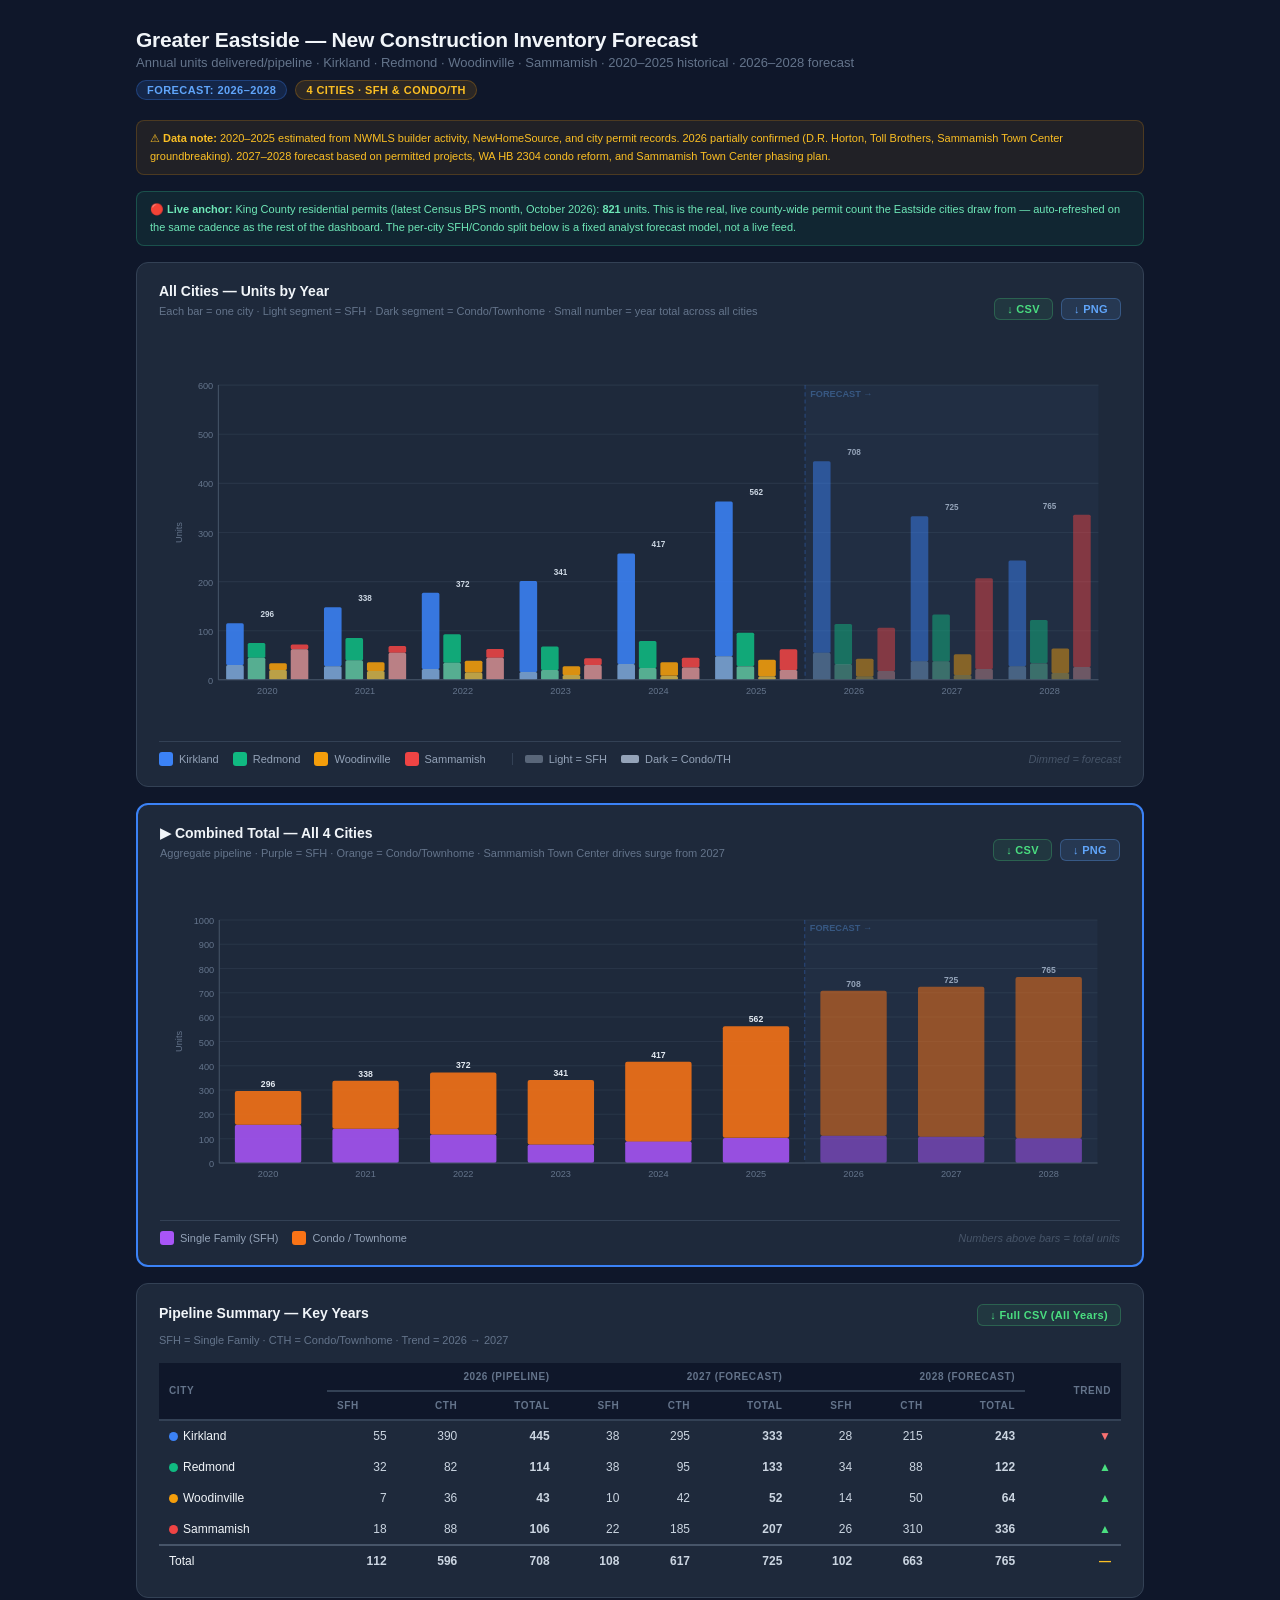
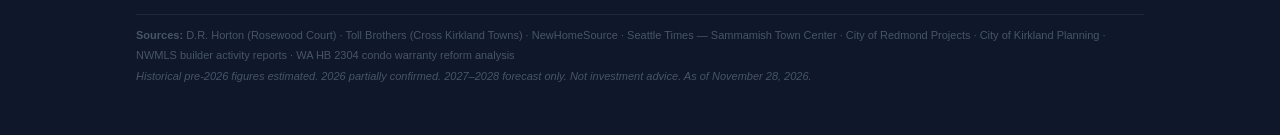
<file: presentations/eastside_nc_forecast.html>
<!DOCTYPE html>
<html lang="en">
<head>
<meta charset="UTF-8"/>
<title>Eastside New Construction Forecast 2026–2028</title>
<style>
*{margin:0;padding:0;box-sizing:border-box}
body{font-family:-apple-system,'Helvetica Neue',Arial,sans-serif;background:#0f172a;color:#e2e8f0;padding:28px 36px 48px;max-width:1080px;margin:0 auto}
h1{font-size:21px;font-weight:700;color:#f1f5f9;letter-spacing:-.01em}
.sub{font-size:13px;color:#64748b;margin-top:3px}
.badges{display:flex;gap:8px;margin-top:10px;flex-wrap:wrap}
.badge{font-size:11px;font-weight:600;padding:3px 10px;border-radius:20px;letter-spacing:.04em;text-transform:uppercase}
.bl{background:rgba(59,130,246,.15);color:#60a5fa;border:1px solid rgba(59,130,246,.3)}
.am{background:rgba(245,158,11,.12);color:#fbbf24;border:1px solid rgba(245,158,11,.25)}
.card{background:#1e293b;border:1px solid #334155;border-radius:12px;padding:20px 22px;margin-bottom:16px}
.card h2{font-size:14px;font-weight:600;color:#f1f5f9;margin-bottom:4px}
.csub{font-size:11px;color:#64748b;margin-bottom:14px;line-height:1.5}
.legrow{display:flex;gap:14px;margin-top:12px;padding-top:10px;border-top:1px solid #334155;flex-wrap:wrap;align-items:center}
.leg{display:flex;align-items:center;gap:6px;font-size:11px;color:#94a3b8}
.ll{width:14px;height:14px;border-radius:3px;flex-shrink:0}
.dlbtn{background:rgba(96,165,250,.12);border:1px solid rgba(96,165,250,.3);color:#60a5fa;font-size:11px;font-weight:600;padding:4px 12px;border-radius:6px;cursor:pointer;letter-spacing:.03em;flex-shrink:0}
.dlbtn:hover{background:rgba(96,165,250,.2)}
.csvbtn{background:rgba(74,222,128,.08);border:1px solid rgba(74,222,128,.25);color:#4ade80}
.csvbtn:hover{background:rgba(74,222,128,.16)}
.note{background:rgba(245,158,11,.08);border:1px solid rgba(245,158,11,.2);border-radius:8px;padding:9px 13px;font-size:11px;color:#fbbf24;margin-bottom:16px;line-height:1.6}
table{width:100%;border-collapse:collapse;font-size:12px}
th{background:#0f172a;color:#64748b;font-size:10px;text-transform:uppercase;letter-spacing:.06em;padding:8px 10px;text-align:right;border-bottom:2px solid #334155}
th:first-child{text-align:left}
td{padding:8px 10px;text-align:right;border-bottom:1px solid #1e293b;color:#cbd5e1}
td:first-child{text-align:left;color:#f1f5f9;font-weight:500}
.src{font-size:11px;color:#475569;line-height:1.9;padding-top:10px;border-top:1px solid #1e293b;margin-top:16px}
.src a{color:#60a5fa;text-decoration:none}
</style>
</head>
<body>

<div style="margin-bottom:20px">
  <h1>Greater Eastside — New Construction Inventory Forecast</h1>
  <div class="sub">Annual units delivered/pipeline &middot; Kirkland · Redmond · Woodinville · Sammamish &middot; 2020&ndash;2025 historical &middot; 2026&ndash;2028 forecast</div>
  <div class="badges">
    <span class="badge bl">Forecast: 2026&ndash;2028</span>
    <span class="badge am">4 Cities · SFH &amp; Condo/TH</span>
  </div>
</div>

<div class="note">
  &#9888; <strong>Data note:</strong> 2020&ndash;2025 estimated from NWMLS builder activity, NewHomeSource, and city permit records. 2026 partially confirmed (D.R. Horton, Toll Brothers, Sammamish Town Center groundbreaking). 2027&ndash;2028 forecast based on permitted projects, WA HB 2304 condo reform, and Sammamish Town Center phasing plan.
</div>

<!-- LIVE ANCHOR: auto-updated by scripts/update-data.js on the dashboard's data cadence -->
<div class="note" id="live-anchor" style="background:rgba(52,211,153,.08);border-color:rgba(52,211,153,.25);color:#6ee7b7" data-updated="2026-11-28">
  &#128308; <strong>Live anchor:</strong> King County residential permits (latest Census BPS month, <span id="kc-month">October 2026</span>): <strong id="kc-permits">821</strong> units.
  This is the real, live county-wide permit count the Eastside cities draw from &mdash; auto-refreshed on the same cadence as the rest of the dashboard. The per-city SFH/Condo split below is a fixed analyst forecast model, not a live feed.
</div>

<!-- CHART 1: GROUPED BY CITY -->
<div class="card">
  <div style="display:flex;align-items:center;justify-content:space-between;margin-bottom:2px">
    <div>
      <h2>All Cities — Units by Year</h2>
      <div class="csub">Each bar = one city &middot; Light segment = SFH &middot; Dark segment = Condo/Townhome &middot; Small number = year total across all cities</div>
    </div>
    <div style="display:flex;gap:8px">
      <button onclick="dlCSV('grouped')" class="dlbtn csvbtn">&#8595; CSV</button>
      <button onclick="dlChart('svg-grouped','Eastside_All_Cities_NC_Forecast.png')" class="dlbtn">&#8595; PNG</button>
    </div>
  </div>
  <svg id="svg-grouped" width="100%" viewBox="0 0 940 380" xmlns="http://www.w3.org/2000/svg"><line x1="58" y1="336.0" x2="918" y2="336.0" stroke="#334155" stroke-width="1" stroke-opacity="0.5"/><text x="53" y="340.0" text-anchor="end" fill="#64748b" font-size="9" font-family="-apple-system,sans-serif">0</text><line x1="58" y1="288.0" x2="918" y2="288.0" stroke="#334155" stroke-width="1" stroke-opacity="0.5"/><text x="53" y="292.0" text-anchor="end" fill="#64748b" font-size="9" font-family="-apple-system,sans-serif">100</text><line x1="58" y1="240.0" x2="918" y2="240.0" stroke="#334155" stroke-width="1" stroke-opacity="0.5"/><text x="53" y="244.0" text-anchor="end" fill="#64748b" font-size="9" font-family="-apple-system,sans-serif">200</text><line x1="58" y1="192.0" x2="918" y2="192.0" stroke="#334155" stroke-width="1" stroke-opacity="0.5"/><text x="53" y="196.0" text-anchor="end" fill="#64748b" font-size="9" font-family="-apple-system,sans-serif">300</text><line x1="58" y1="144.0" x2="918" y2="144.0" stroke="#334155" stroke-width="1" stroke-opacity="0.5"/><text x="53" y="148.0" text-anchor="end" fill="#64748b" font-size="9" font-family="-apple-system,sans-serif">400</text><line x1="58" y1="96.0" x2="918" y2="96.0" stroke="#334155" stroke-width="1" stroke-opacity="0.5"/><text x="53" y="100.0" text-anchor="end" fill="#64748b" font-size="9" font-family="-apple-system,sans-serif">500</text><line x1="58" y1="48.0" x2="918" y2="48.0" stroke="#334155" stroke-width="1" stroke-opacity="0.5"/><text x="53" y="52.0" text-anchor="end" fill="#64748b" font-size="9" font-family="-apple-system,sans-serif">600</text><rect x="631.3" y="48" width="286.7" height="288" fill="rgba(96,165,250,0.04)"/><line x1="631.3" y1="48" x2="631.3" y2="336" stroke="#3b82f6" stroke-width="1" stroke-dasharray="4,3" stroke-opacity="0.35"/><text x="636.3" y="60" fill="#60a5fa" fill-opacity="0.35" font-size="9" font-weight="600" font-family="-apple-system,sans-serif">FORECAST →</text><rect x="65.6" y="280.8" width="17.2" height="40.8" fill="#3b82f6" fill-opacity="0.88" rx="1.5"/><rect x="65.6" y="321.6" width="17.2" height="14.4" fill="#93c5fd" fill-opacity="0.7" rx="1.5"/><rect x="86.7" y="300.0" width="17.2" height="14.4" fill="#10b981" fill-opacity="0.88" rx="1.5"/><rect x="86.7" y="314.4" width="17.2" height="21.6" fill="#6ee7b7" fill-opacity="0.7" rx="1.5"/><rect x="107.7" y="319.7" width="17.2" height="6.7" fill="#f59e0b" fill-opacity="0.88" rx="1.5"/><rect x="107.7" y="326.4" width="17.2" height="9.6" fill="#fcd34d" fill-opacity="0.7" rx="1.5"/><rect x="128.7" y="301.4" width="17.2" height="4.8" fill="#ef4444" fill-opacity="0.88" rx="1.5"/><rect x="128.7" y="306.2" width="17.2" height="29.8" fill="#fca5a5" fill-opacity="0.7" rx="1.5"/><rect x="161.2" y="265.0" width="17.2" height="57.6" fill="#3b82f6" fill-opacity="0.88" rx="1.5"/><rect x="161.2" y="322.6" width="17.2" height="13.4" fill="#93c5fd" fill-opacity="0.7" rx="1.5"/><rect x="182.2" y="295.2" width="17.2" height="21.6" fill="#10b981" fill-opacity="0.88" rx="1.5"/><rect x="182.2" y="316.8" width="17.2" height="19.2" fill="#6ee7b7" fill-opacity="0.7" rx="1.5"/><rect x="203.2" y="318.7" width="17.2" height="8.6" fill="#f59e0b" fill-opacity="0.88" rx="1.5"/><rect x="203.2" y="327.4" width="17.2" height="8.6" fill="#fcd34d" fill-opacity="0.7" rx="1.5"/><rect x="224.3" y="302.9" width="17.2" height="6.7" fill="#ef4444" fill-opacity="0.88" rx="1.5"/><rect x="224.3" y="309.6" width="17.2" height="26.4" fill="#fca5a5" fill-opacity="0.7" rx="1.5"/><rect x="256.8" y="251.0" width="17.2" height="74.4" fill="#3b82f6" fill-opacity="0.88" rx="1.5"/><rect x="256.8" y="325.4" width="17.2" height="10.6" fill="#93c5fd" fill-opacity="0.7" rx="1.5"/><rect x="277.8" y="291.4" width="17.2" height="27.8" fill="#10b981" fill-opacity="0.88" rx="1.5"/><rect x="277.8" y="319.2" width="17.2" height="16.8" fill="#6ee7b7" fill-opacity="0.7" rx="1.5"/><rect x="298.8" y="317.3" width="17.2" height="11.5" fill="#f59e0b" fill-opacity="0.88" rx="1.5"/><rect x="298.8" y="328.8" width="17.2" height="7.2" fill="#fcd34d" fill-opacity="0.7" rx="1.5"/><rect x="319.8" y="305.8" width="17.2" height="8.6" fill="#ef4444" fill-opacity="0.88" rx="1.5"/><rect x="319.8" y="314.4" width="17.2" height="21.6" fill="#fca5a5" fill-opacity="0.7" rx="1.5"/><rect x="352.3" y="239.5" width="17.2" height="88.8" fill="#3b82f6" fill-opacity="0.88" rx="1.5"/><rect x="352.3" y="328.3" width="17.2" height="7.7" fill="#93c5fd" fill-opacity="0.7" rx="1.5"/><rect x="373.3" y="303.4" width="17.2" height="23.0" fill="#10b981" fill-opacity="0.88" rx="1.5"/><rect x="373.3" y="326.4" width="17.2" height="9.6" fill="#6ee7b7" fill-opacity="0.7" rx="1.5"/><rect x="394.4" y="322.6" width="17.2" height="8.6" fill="#f59e0b" fill-opacity="0.88" rx="1.5"/><rect x="394.4" y="331.2" width="17.2" height="4.8" fill="#fcd34d" fill-opacity="0.7" rx="1.5"/><rect x="415.4" y="314.9" width="17.2" height="6.7" fill="#ef4444" fill-opacity="0.88" rx="1.5"/><rect x="415.4" y="321.6" width="17.2" height="14.4" fill="#fca5a5" fill-opacity="0.7" rx="1.5"/><rect x="447.9" y="212.6" width="17.2" height="108.0" fill="#3b82f6" fill-opacity="0.88" rx="1.5"/><rect x="447.9" y="320.6" width="17.2" height="15.4" fill="#93c5fd" fill-opacity="0.7" rx="1.5"/><rect x="468.9" y="298.1" width="17.2" height="26.4" fill="#10b981" fill-opacity="0.88" rx="1.5"/><rect x="468.9" y="324.5" width="17.2" height="11.5" fill="#6ee7b7" fill-opacity="0.7" rx="1.5"/><rect x="489.9" y="318.7" width="17.2" height="13.4" fill="#f59e0b" fill-opacity="0.88" rx="1.5"/><rect x="489.9" y="332.2" width="17.2" height="3.8" fill="#fcd34d" fill-opacity="0.7" rx="1.5"/><rect x="510.9" y="314.4" width="17.2" height="9.6" fill="#ef4444" fill-opacity="0.88" rx="1.5"/><rect x="510.9" y="324.0" width="17.2" height="12.0" fill="#fca5a5" fill-opacity="0.7" rx="1.5"/><rect x="543.4" y="161.8" width="17.2" height="151.2" fill="#3b82f6" fill-opacity="0.88" rx="1.5"/><rect x="543.4" y="313.0" width="17.2" height="23.0" fill="#93c5fd" fill-opacity="0.7" rx="1.5"/><rect x="564.4" y="289.9" width="17.2" height="32.6" fill="#10b981" fill-opacity="0.88" rx="1.5"/><rect x="564.4" y="322.6" width="17.2" height="13.4" fill="#6ee7b7" fill-opacity="0.7" rx="1.5"/><rect x="585.5" y="316.3" width="17.2" height="16.3" fill="#f59e0b" fill-opacity="0.88" rx="1.5"/><rect x="585.5" y="332.6" width="17.2" height="3.4" fill="#fcd34d" fill-opacity="0.7" rx="1.5"/><rect x="606.5" y="306.2" width="17.2" height="20.2" fill="#ef4444" fill-opacity="0.88" rx="1.5"/><rect x="606.5" y="326.4" width="17.2" height="9.6" fill="#fca5a5" fill-opacity="0.7" rx="1.5"/><rect x="639.0" y="122.4" width="17.2" height="187.2" fill="#3b82f6" fill-opacity="0.48" rx="1.5"/><rect x="639.0" y="309.6" width="17.2" height="26.4" fill="#93c5fd" fill-opacity="0.35" rx="1.5"/><rect x="660.0" y="281.3" width="17.2" height="39.4" fill="#10b981" fill-opacity="0.48" rx="1.5"/><rect x="660.0" y="320.6" width="17.2" height="15.4" fill="#6ee7b7" fill-opacity="0.35" rx="1.5"/><rect x="681.0" y="315.4" width="17.2" height="17.3" fill="#f59e0b" fill-opacity="0.48" rx="1.5"/><rect x="681.0" y="332.6" width="17.2" height="3.4" fill="#fcd34d" fill-opacity="0.35" rx="1.5"/><rect x="702.0" y="285.1" width="17.2" height="42.2" fill="#ef4444" fill-opacity="0.48" rx="1.5"/><rect x="702.0" y="327.4" width="17.2" height="8.6" fill="#fca5a5" fill-opacity="0.35" rx="1.5"/><rect x="734.5" y="176.2" width="17.2" height="141.6" fill="#3b82f6" fill-opacity="0.48" rx="1.5"/><rect x="734.5" y="317.8" width="17.2" height="18.2" fill="#93c5fd" fill-opacity="0.35" rx="1.5"/><rect x="755.6" y="272.2" width="17.2" height="45.6" fill="#10b981" fill-opacity="0.48" rx="1.5"/><rect x="755.6" y="317.8" width="17.2" height="18.2" fill="#6ee7b7" fill-opacity="0.35" rx="1.5"/><rect x="776.6" y="311.0" width="17.2" height="20.2" fill="#f59e0b" fill-opacity="0.48" rx="1.5"/><rect x="776.6" y="331.2" width="17.2" height="4.8" fill="#fcd34d" fill-opacity="0.35" rx="1.5"/><rect x="797.6" y="236.6" width="17.2" height="88.8" fill="#ef4444" fill-opacity="0.48" rx="1.5"/><rect x="797.6" y="325.4" width="17.2" height="10.6" fill="#fca5a5" fill-opacity="0.35" rx="1.5"/><rect x="830.1" y="219.4" width="17.2" height="103.2" fill="#3b82f6" fill-opacity="0.48" rx="1.5"/><rect x="830.1" y="322.6" width="17.2" height="13.4" fill="#93c5fd" fill-opacity="0.35" rx="1.5"/><rect x="851.1" y="277.4" width="17.2" height="42.2" fill="#10b981" fill-opacity="0.48" rx="1.5"/><rect x="851.1" y="319.7" width="17.2" height="16.3" fill="#6ee7b7" fill-opacity="0.35" rx="1.5"/><rect x="872.1" y="305.3" width="17.2" height="24.0" fill="#f59e0b" fill-opacity="0.48" rx="1.5"/><rect x="872.1" y="329.3" width="17.2" height="6.7" fill="#fcd34d" fill-opacity="0.35" rx="1.5"/><rect x="893.2" y="174.7" width="17.2" height="148.8" fill="#ef4444" fill-opacity="0.48" rx="1.5"/><rect x="893.2" y="323.5" width="17.2" height="12.5" fill="#fca5a5" fill-opacity="0.35" rx="1.5"/><text x="105.8" y="274.8" text-anchor="middle" fill="#cbd5e1" font-size="8" font-weight="600" font-family="-apple-system,sans-serif">296</text><text x="201.3" y="259.0" text-anchor="middle" fill="#cbd5e1" font-size="8" font-weight="600" font-family="-apple-system,sans-serif">338</text><text x="296.9" y="245.0" text-anchor="middle" fill="#cbd5e1" font-size="8" font-weight="600" font-family="-apple-system,sans-serif">372</text><text x="392.4" y="233.5" text-anchor="middle" fill="#cbd5e1" font-size="8" font-weight="600" font-family="-apple-system,sans-serif">341</text><text x="488.0" y="206.6" text-anchor="middle" fill="#cbd5e1" font-size="8" font-weight="600" font-family="-apple-system,sans-serif">417</text><text x="583.6" y="155.8" text-anchor="middle" fill="#cbd5e1" font-size="8" font-weight="600" font-family="-apple-system,sans-serif">562</text><text x="679.1" y="116.4" text-anchor="middle" fill="#94a3b8" font-size="8" font-weight="600" font-family="-apple-system,sans-serif">708</text><text x="774.7" y="170.2" text-anchor="middle" fill="#94a3b8" font-size="8" font-weight="600" font-family="-apple-system,sans-serif">725</text><text x="870.2" y="168.7" text-anchor="middle" fill="#94a3b8" font-size="8" font-weight="600" font-family="-apple-system,sans-serif">765</text><text x="105.8" y="350" text-anchor="middle" fill="#64748b" font-size="9" font-family="-apple-system,sans-serif">2020</text><text x="201.3" y="350" text-anchor="middle" fill="#64748b" font-size="9" font-family="-apple-system,sans-serif">2021</text><text x="296.9" y="350" text-anchor="middle" fill="#64748b" font-size="9" font-family="-apple-system,sans-serif">2022</text><text x="392.4" y="350" text-anchor="middle" fill="#64748b" font-size="9" font-family="-apple-system,sans-serif">2023</text><text x="488.0" y="350" text-anchor="middle" fill="#64748b" font-size="9" font-family="-apple-system,sans-serif">2024</text><text x="583.6" y="350" text-anchor="middle" fill="#64748b" font-size="9" font-family="-apple-system,sans-serif">2025</text><text x="679.1" y="350" text-anchor="middle" fill="#64748b" font-size="9" font-family="-apple-system,sans-serif">2026</text><text x="774.7" y="350" text-anchor="middle" fill="#64748b" font-size="9" font-family="-apple-system,sans-serif">2027</text><text x="870.2" y="350" text-anchor="middle" fill="#64748b" font-size="9" font-family="-apple-system,sans-serif">2028</text><line x1="58" y1="48" x2="58" y2="336" stroke="#475569" stroke-width="1"/><line x1="58" y1="336" x2="918" y2="336" stroke="#475569" stroke-width="1"/><text x="18" y="196" text-anchor="middle" fill="#64748b" font-size="9" font-family="-apple-system,sans-serif" transform="rotate(-90,18,192)">Units</text></svg>
  <div class="legrow">
    <div class="leg"><div class="ll" style="background:#3b82f6"></div>Kirkland</div><div class="leg"><div class="ll" style="background:#10b981"></div>Redmond</div><div class="leg"><div class="ll" style="background:#f59e0b"></div>Woodinville</div><div class="leg"><div class="ll" style="background:#ef4444"></div>Sammamish</div>
    <div class="leg" style="margin-left:12px;padding-left:12px;border-left:1px solid #334155">
      <div style="width:18px;height:8px;background:#94a3b8;opacity:.5;border-radius:2px"></div>Light = SFH
    </div>
    <div class="leg">
      <div style="width:18px;height:8px;background:#94a3b8;border-radius:2px"></div>Dark = Condo/TH
    </div>
    <div class="leg" style="margin-left:auto;font-style:italic;color:#475569">Dimmed = forecast</div>
  </div>
</div>

<!-- CHART 2: COMBINED TOTALS -->
<div class="card" style="border:2px solid #3b82f6">
  <div style="display:flex;align-items:center;justify-content:space-between;margin-bottom:2px">
    <div>
      <h2>&#9654; Combined Total — All 4 Cities</h2>
      <div class="csub">Aggregate pipeline &middot; Purple = SFH &middot; Orange = Condo/Townhome &middot; Sammamish Town Center drives surge from 2027</div>
    </div>
    <div style="display:flex;gap:8px">
      <button onclick="dlCSV('combined')" class="dlbtn csvbtn">&#8595; CSV</button>
      <button onclick="dlChart('svg-combined','Eastside_Combined_NC_Forecast.png')" class="dlbtn">&#8595; PNG</button>
    </div>
  </div>
  <svg id="svg-combined" width="100%" viewBox="0 0 940 320" xmlns="http://www.w3.org/2000/svg"><line x1="58" y1="280.0" x2="918" y2="280.0" stroke="#334155" stroke-width="1" stroke-opacity="0.5"/><text x="53" y="284.0" text-anchor="end" fill="#64748b" font-size="9" font-family="-apple-system,sans-serif">0</text><line x1="58" y1="256.2" x2="918" y2="256.2" stroke="#334155" stroke-width="1" stroke-opacity="0.5"/><text x="53" y="260.2" text-anchor="end" fill="#64748b" font-size="9" font-family="-apple-system,sans-serif">100</text><line x1="58" y1="232.4" x2="918" y2="232.4" stroke="#334155" stroke-width="1" stroke-opacity="0.5"/><text x="53" y="236.4" text-anchor="end" fill="#64748b" font-size="9" font-family="-apple-system,sans-serif">200</text><line x1="58" y1="208.6" x2="918" y2="208.6" stroke="#334155" stroke-width="1" stroke-opacity="0.5"/><text x="53" y="212.6" text-anchor="end" fill="#64748b" font-size="9" font-family="-apple-system,sans-serif">300</text><line x1="58" y1="184.8" x2="918" y2="184.8" stroke="#334155" stroke-width="1" stroke-opacity="0.5"/><text x="53" y="188.8" text-anchor="end" fill="#64748b" font-size="9" font-family="-apple-system,sans-serif">400</text><line x1="58" y1="161.0" x2="918" y2="161.0" stroke="#334155" stroke-width="1" stroke-opacity="0.5"/><text x="53" y="165.0" text-anchor="end" fill="#64748b" font-size="9" font-family="-apple-system,sans-serif">500</text><line x1="58" y1="137.2" x2="918" y2="137.2" stroke="#334155" stroke-width="1" stroke-opacity="0.5"/><text x="53" y="141.2" text-anchor="end" fill="#64748b" font-size="9" font-family="-apple-system,sans-serif">600</text><line x1="58" y1="113.4" x2="918" y2="113.4" stroke="#334155" stroke-width="1" stroke-opacity="0.5"/><text x="53" y="117.4" text-anchor="end" fill="#64748b" font-size="9" font-family="-apple-system,sans-serif">700</text><line x1="58" y1="89.6" x2="918" y2="89.6" stroke="#334155" stroke-width="1" stroke-opacity="0.5"/><text x="53" y="93.6" text-anchor="end" fill="#64748b" font-size="9" font-family="-apple-system,sans-serif">800</text><line x1="58" y1="65.8" x2="918" y2="65.8" stroke="#334155" stroke-width="1" stroke-opacity="0.5"/><text x="53" y="69.8" text-anchor="end" fill="#64748b" font-size="9" font-family="-apple-system,sans-serif">900</text><line x1="58" y1="42.0" x2="918" y2="42.0" stroke="#334155" stroke-width="1" stroke-opacity="0.5"/><text x="53" y="46.0" text-anchor="end" fill="#64748b" font-size="9" font-family="-apple-system,sans-serif">1000</text><rect x="631.3" y="42" width="286.7" height="238" fill="rgba(96,165,250,0.04)"/><line x1="631.3" y1="42" x2="631.3" y2="280" stroke="#3b82f6" stroke-width="1" stroke-dasharray="4,3" stroke-opacity="0.35"/><text x="636.3" y="53" fill="#60a5fa" fill-opacity="0.35" font-size="9" font-weight="600" font-family="-apple-system,sans-serif">FORECAST →</text><rect x="73.3" y="242.6" width="65.0" height="37.4" fill="#a855f7" fill-opacity="0.88" rx="2"/><rect x="73.3" y="209.6" width="65.0" height="33.1" fill="#f97316" fill-opacity="0.88" rx="2"/><text x="105.8" y="205.6" text-anchor="middle" fill="#e2e8f0" font-size="8.5" font-weight="600" font-family="-apple-system,sans-serif">296</text><rect x="168.8" y="246.4" width="65.0" height="33.6" fill="#a855f7" fill-opacity="0.88" rx="2"/><rect x="168.8" y="199.6" width="65.0" height="46.9" fill="#f97316" fill-opacity="0.88" rx="2"/><text x="201.3" y="195.6" text-anchor="middle" fill="#e2e8f0" font-size="8.5" font-weight="600" font-family="-apple-system,sans-serif">338</text><rect x="264.4" y="252.2" width="65.0" height="27.8" fill="#a855f7" fill-opacity="0.88" rx="2"/><rect x="264.4" y="191.5" width="65.0" height="60.7" fill="#f97316" fill-opacity="0.88" rx="2"/><text x="296.9" y="187.5" text-anchor="middle" fill="#e2e8f0" font-size="8.5" font-weight="600" font-family="-apple-system,sans-serif">372</text><rect x="360.0" y="261.9" width="65.0" height="18.1" fill="#a855f7" fill-opacity="0.88" rx="2"/><rect x="360.0" y="198.8" width="65.0" height="63.1" fill="#f97316" fill-opacity="0.88" rx="2"/><text x="392.4" y="194.8" text-anchor="middle" fill="#e2e8f0" font-size="8.5" font-weight="600" font-family="-apple-system,sans-serif">341</text><rect x="455.5" y="258.8" width="65.0" height="21.2" fill="#a855f7" fill-opacity="0.88" rx="2"/><rect x="455.5" y="180.8" width="65.0" height="78.1" fill="#f97316" fill-opacity="0.88" rx="2"/><text x="488.0" y="176.8" text-anchor="middle" fill="#e2e8f0" font-size="8.5" font-weight="600" font-family="-apple-system,sans-serif">417</text><rect x="551.1" y="255.5" width="65.0" height="24.5" fill="#a855f7" fill-opacity="0.88" rx="2"/><rect x="551.1" y="146.2" width="65.0" height="109.2" fill="#f97316" fill-opacity="0.88" rx="2"/><text x="583.6" y="142.2" text-anchor="middle" fill="#e2e8f0" font-size="8.5" font-weight="600" font-family="-apple-system,sans-serif">562</text><rect x="646.6" y="253.3" width="65.0" height="26.7" fill="#a855f7" fill-opacity="0.52" rx="2"/><rect x="646.6" y="111.5" width="65.0" height="141.8" fill="#f97316" fill-opacity="0.52" rx="2"/><text x="679.1" y="107.5" text-anchor="middle" fill="#94a3b8" font-size="8.5" font-weight="600" font-family="-apple-system,sans-serif">708</text><rect x="742.2" y="254.3" width="65.0" height="25.7" fill="#a855f7" fill-opacity="0.52" rx="2"/><rect x="742.2" y="107.5" width="65.0" height="146.8" fill="#f97316" fill-opacity="0.52" rx="2"/><text x="774.7" y="103.5" text-anchor="middle" fill="#94a3b8" font-size="8.5" font-weight="600" font-family="-apple-system,sans-serif">725</text><rect x="837.7" y="255.7" width="65.0" height="24.3" fill="#a855f7" fill-opacity="0.52" rx="2"/><rect x="837.7" y="97.9" width="65.0" height="157.8" fill="#f97316" fill-opacity="0.52" rx="2"/><text x="870.2" y="93.9" text-anchor="middle" fill="#94a3b8" font-size="8.5" font-weight="600" font-family="-apple-system,sans-serif">765</text><text x="105.8" y="294" text-anchor="middle" fill="#64748b" font-size="9" font-family="-apple-system,sans-serif">2020</text><text x="201.3" y="294" text-anchor="middle" fill="#64748b" font-size="9" font-family="-apple-system,sans-serif">2021</text><text x="296.9" y="294" text-anchor="middle" fill="#64748b" font-size="9" font-family="-apple-system,sans-serif">2022</text><text x="392.4" y="294" text-anchor="middle" fill="#64748b" font-size="9" font-family="-apple-system,sans-serif">2023</text><text x="488.0" y="294" text-anchor="middle" fill="#64748b" font-size="9" font-family="-apple-system,sans-serif">2024</text><text x="583.6" y="294" text-anchor="middle" fill="#64748b" font-size="9" font-family="-apple-system,sans-serif">2025</text><text x="679.1" y="294" text-anchor="middle" fill="#64748b" font-size="9" font-family="-apple-system,sans-serif">2026</text><text x="774.7" y="294" text-anchor="middle" fill="#64748b" font-size="9" font-family="-apple-system,sans-serif">2027</text><text x="870.2" y="294" text-anchor="middle" fill="#64748b" font-size="9" font-family="-apple-system,sans-serif">2028</text><line x1="58" y1="42" x2="58" y2="280" stroke="#475569" stroke-width="1"/><line x1="58" y1="280" x2="918" y2="280" stroke="#475569" stroke-width="1"/><text x="18" y="165" text-anchor="middle" fill="#64748b" font-size="9" font-family="-apple-system,sans-serif" transform="rotate(-90,18,161)">Units</text></svg>
  <div class="legrow">
    <div class="leg"><div class="ll" style="background:#a855f7"></div>Single Family (SFH)</div>
    <div class="leg"><div class="ll" style="background:#f97316"></div>Condo / Townhome</div>
    <div class="leg" style="margin-left:auto;font-style:italic;color:#475569">Numbers above bars = total units</div>
  </div>
</div>

<!-- SUMMARY TABLE -->
<div class="card">
  <div style="display:flex;align-items:center;justify-content:space-between;margin-bottom:6px">
    <h2>Pipeline Summary — Key Years</h2>
    <button onclick="dlAllCSV()" class="dlbtn csvbtn">&#8595; Full CSV (All Years)</button>
  </div>
  <div class="csub">SFH = Single Family &middot; CTH = Condo/Townhome &middot; Trend = 2026 → 2027</div>
  <table>
    <thead>
      <tr>
        <th rowspan="2" style="text-align:left">City</th>
        <th colspan="3">2026 (Pipeline)</th>
        <th colspan="3">2027 (Forecast)</th>
        <th colspan="3">2028 (Forecast)</th>
        <th rowspan="2">Trend</th>
      </tr>
      <tr>
        <th>SFH</th><th>CTH</th><th>Total</th>
        <th>SFH</th><th>CTH</th><th>Total</th>
        <th>SFH</th><th>CTH</th><th>Total</th>
      </tr>
    </thead>
    <tbody><tr><td><span style="display:inline-block;width:9px;height:9px;border-radius:50%;background:#3b82f6;margin-right:5px;vertical-align:middle"></span>Kirkland</td><td>55</td><td>390</td><td><strong>445</strong></td><td>38</td><td>295</td><td><strong>333</strong></td><td>28</td><td>215</td><td><strong>243</strong></td><td style="color:#f87171;font-weight:700">▼</td></tr><tr><td><span style="display:inline-block;width:9px;height:9px;border-radius:50%;background:#10b981;margin-right:5px;vertical-align:middle"></span>Redmond</td><td>32</td><td>82</td><td><strong>114</strong></td><td>38</td><td>95</td><td><strong>133</strong></td><td>34</td><td>88</td><td><strong>122</strong></td><td style="color:#4ade80;font-weight:700">▲</td></tr><tr><td><span style="display:inline-block;width:9px;height:9px;border-radius:50%;background:#f59e0b;margin-right:5px;vertical-align:middle"></span>Woodinville</td><td>7</td><td>36</td><td><strong>43</strong></td><td>10</td><td>42</td><td><strong>52</strong></td><td>14</td><td>50</td><td><strong>64</strong></td><td style="color:#4ade80;font-weight:700">▲</td></tr><tr><td><span style="display:inline-block;width:9px;height:9px;border-radius:50%;background:#ef4444;margin-right:5px;vertical-align:middle"></span>Sammamish</td><td>18</td><td>88</td><td><strong>106</strong></td><td>22</td><td>185</td><td><strong>207</strong></td><td>26</td><td>310</td><td><strong>336</strong></td><td style="color:#4ade80;font-weight:700">▲</td></tr><tr style="border-top:2px solid #475569;font-weight:700;color:#f1f5f9">
  <td>Total</td>
  <td>112</td><td>596</td><td><strong>708</strong></td>
  <td>108</td><td>617</td><td><strong>725</strong></td>
  <td>102</td><td>663</td><td><strong>765</strong></td>
  <td style="color:#fbbf24">—</td>
</tr></tbody>
  </table>
</div>

<div class="src">
  <strong>Sources:</strong>
  D.R. Horton (Rosewood Court) &middot; Toll Brothers (Cross Kirkland Towns) &middot; NewHomeSource &middot;
  Seattle Times — Sammamish Town Center &middot; City of Redmond Projects &middot; City of Kirkland Planning &middot;
  NWMLS builder activity reports &middot; WA HB 2304 condo warranty reform analysis
  <br><em>Historical pre-2026 figures estimated. 2026 partially confirmed. 2027–2028 forecast only. Not investment advice. As of <span id="asof-date">November 28, 2026</span>.</em>
</div>

<script>
const CHART_DATA = {
  "Kirkland": { city: "Kirkland", sfh: [30, 28, 22, 16, 32, 48, 55, 38, 28], cth: [85, 120, 155, 185, 225, 315, 390, 295, 215] },
  "Redmond": { city: "Redmond", sfh: [45, 40, 35, 20, 24, 28, 32, 38, 34], cth: [30, 45, 58, 48, 55, 68, 82, 95, 88] },
  "Woodinville": { city: "Woodinville", sfh: [20, 18, 15, 10, 8, 7, 7, 10, 14], cth: [14, 18, 24, 18, 28, 34, 36, 42, 50] },
  "Sammamish": { city: "Sammamish", sfh: [62, 55, 45, 30, 25, 20, 18, 22, 26], cth: [10, 14, 18, 14, 20, 42, 88, 185, 310] },
  "Combined": { city: "Combined (All 4 Cities)", sfh: [157, 141, 117, 76, 89, 103, 112, 108, 102], cth: [139, 197, 255, 265, 328, 459, 596, 617, 663] },
};
const YEARS = [2020, 2021, 2022, 2023, 2024, 2025, 2026, 2027, 2028];
const FS_IDX = 6;

const CITY_COLORS = {
  Kirkland: '#3b82f6', Redmond: '#10b981', Woodinville: '#f59e0b', Sammamish: '#ef4444'
};

function makeCSV(key) {
  if (key === 'grouped') {
    var rows = [['City','Year','SFH_Units','Condo_TH_Units','Total_Units','Type']];
    ['Kirkland','Redmond','Woodinville','Sammamish'].forEach(function(city) {
      var d = CHART_DATA[city];
      YEARS.forEach(function(yr,i) {
        var type = i >= FS_IDX ? (i===FS_IDX ? 'Pipeline/Confirmed':'Forecast') : 'Historical';
        rows.push(['"'+city+'"',yr,d.sfh[i],d.cth[i],d.sfh[i]+d.cth[i],type]);
      });
    });
    return rows.map(function(r){return r.join(',');}).join('\n');
  } else {
    var d = CHART_DATA['Combined'];
    var rows = [['Year','SFH_Units','Condo_TH_Units','Total_Units','Type']];
    YEARS.forEach(function(yr,i) {
      var type = i >= FS_IDX ? (i===FS_IDX ? 'Pipeline/Confirmed':'Forecast') : 'Historical';
      rows.push([yr,d.sfh[i],d.cth[i],d.sfh[i]+d.cth[i],type]);
    });
    return rows.map(function(r){return r.join(',');}).join('\n');
  }
}

function dlCSV(key) {
  var csv  = makeCSV(key);
  var name = key==='grouped' ? 'Eastside_All_Cities_NC_Forecast.csv' : 'Eastside_Combined_NC_Forecast.csv';
  var blob = new Blob([csv], {type:'text/csv;charset=utf-8;'});
  var a = document.createElement('a');
  a.href = URL.createObjectURL(blob); a.download = name;
  document.body.appendChild(a); a.click(); document.body.removeChild(a);
}

function dlAllCSV() {
  var csv = makeCSV('grouped');
  var blob = new Blob([csv], {type:'text/csv;charset=utf-8;'});
  var a = document.createElement('a');
  a.href = URL.createObjectURL(blob); a.download = 'Eastside_NC_Forecast_All_Years.csv';
  document.body.appendChild(a); a.click(); document.body.removeChild(a);
}

function dlChart(svgId, filename) {
  var svg = document.getElementById(svgId);
  if (!svg) return;
  var vb = (svg.getAttribute('viewBox')||'0 0 940 380').split(' ');
  var vw = parseFloat(vb[2]), vh = parseFloat(vb[3]), scale = 2;
  var clone = svg.cloneNode(true);
  clone.setAttribute('width', vw); clone.setAttribute('height', vh);
  var svgStr = new XMLSerializer().serializeToString(clone);
  if (svgStr.indexOf('xmlns=') === -1)
    svgStr = svgStr.replace('<svg','<svg xmlns="http://www.w3.org/2000/svg"');
  var blob = new Blob([svgStr], {type:'image/svg+xml;charset=utf-8'});
  var url = URL.createObjectURL(blob);
  var img = new Image();
  img.onload = function() {
    var canvas = document.createElement('canvas');
    canvas.width = vw*scale; canvas.height = vh*scale;
    var ctx = canvas.getContext('2d');
    ctx.fillStyle = '#1e293b'; ctx.fillRect(0,0,canvas.width,canvas.height);
    ctx.scale(scale,scale); ctx.drawImage(img,0,0,vw,vh);
    URL.revokeObjectURL(url);
    var a = document.createElement('a');
    a.download = filename; a.href = canvas.toDataURL('image/png');
    document.body.appendChild(a); a.click(); document.body.removeChild(a);
  };
  img.onerror = function() {
    URL.revokeObjectURL(url);
    var a = document.createElement('a');
    a.download = filename.replace('.png','.svg');
    a.href = URL.createObjectURL(new Blob([svgStr],{type:'image/svg+xml'}));
    document.body.appendChild(a); a.click(); document.body.removeChild(a);
  };
  img.src = url;
}
</script>
</body>
</html>
</file>
